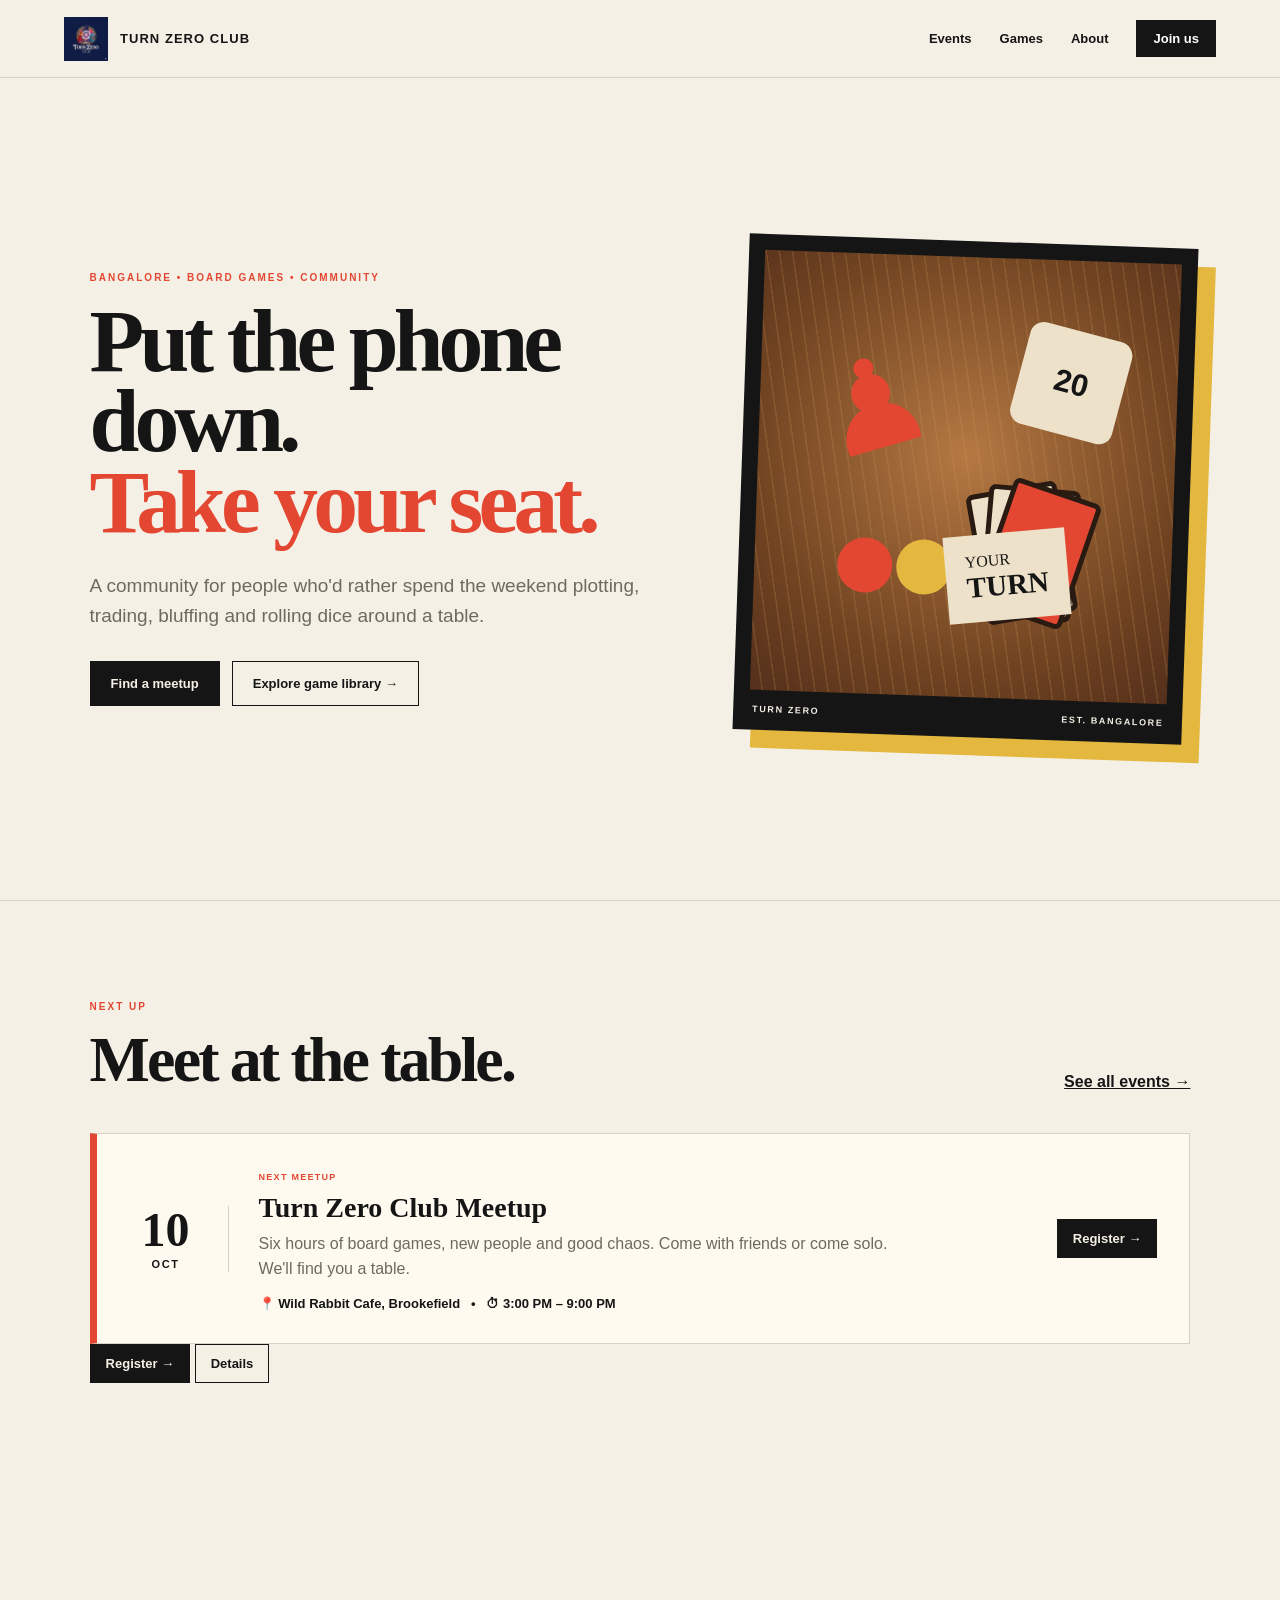
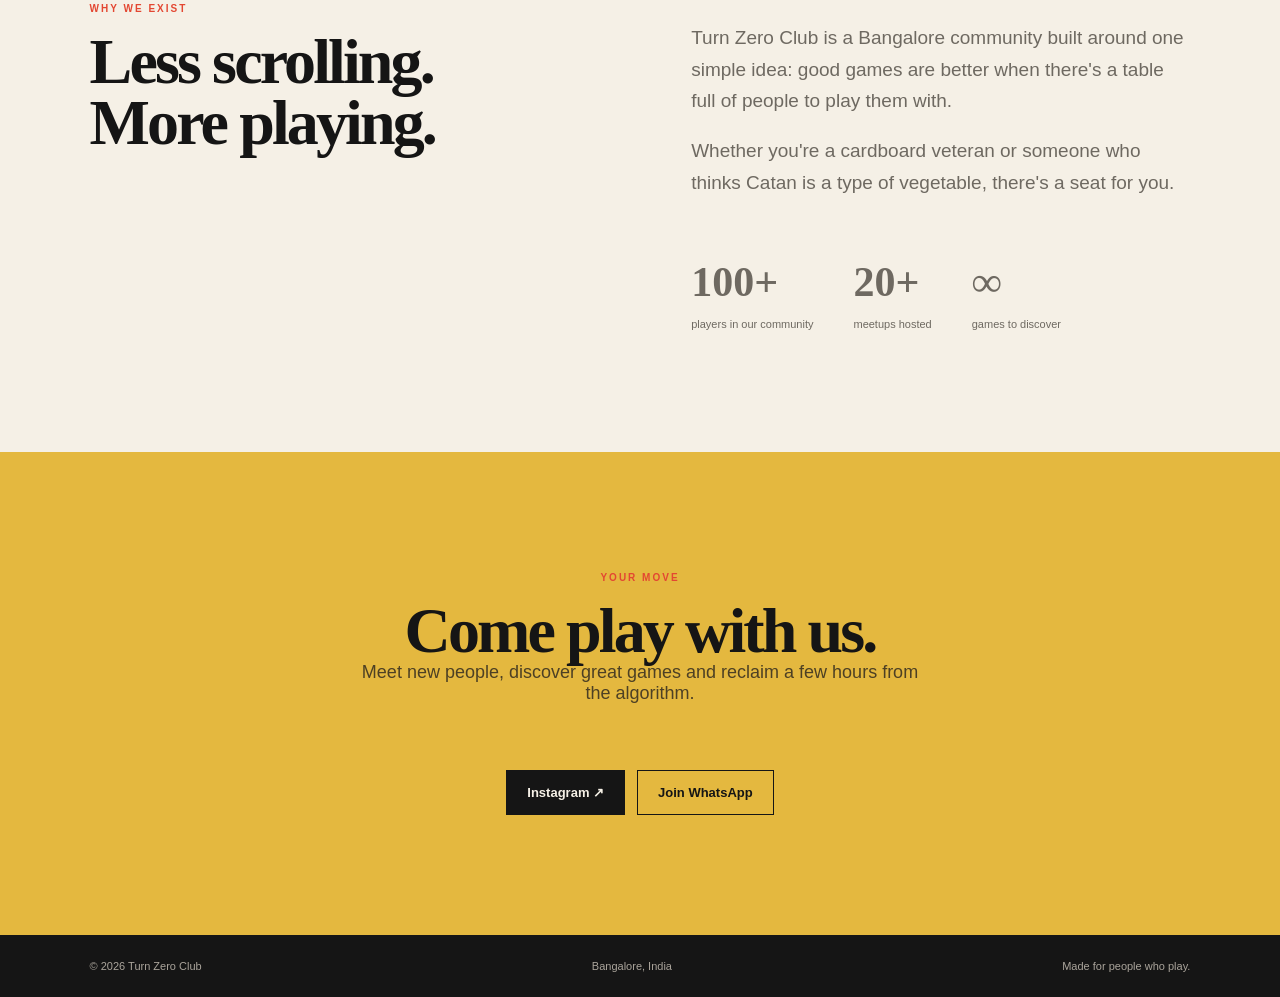
<file: index.html>
<!doctype html>
<html lang="en">
<head>
  <meta charset="utf-8">
  <meta name="viewport" content="width=device-width, initial-scale=1">
  <title>Turn Zero Club | Bangalore Board Game Community</title>
  <meta name="description" content="Turn Zero Club is Bangalore's board game community, hosting regular board game meetups in Whitefield, Brookefield and across Bangalore.">
  <link rel="stylesheet" href="styles.css">
</head>
<body>
<header class="nav">

  <a class="brand" href="#home">
    <div class="logo-box">
      <img src="logo.jpg" alt="Turn Zero Club">
    </div>
    <span>TURN ZERO CLUB</span>
  </a>

  <nav>
    <a href="#events">Events</a>
   <a href="games.html">Games</a>
    <a href="#about">About</a>
    <a class="nav-cta" href="#join">Join us</a>
  </nav>

  <button class="menu" aria-label="Open menu">☰</button>

</header>

<main>
<section id="home" class="hero">
  <div class="hero-copy">
    <p class="eyebrow">BANGALORE • BOARD GAMES • COMMUNITY</p>
    <h1>Put the phone down.<br><em>Take your seat.</em></h1>
    <p class="lead">A community for people who'd rather spend the weekend plotting, trading, bluffing and rolling dice around a table.</p>
    <div class="actions">
      <a class="button primary" href="#events">Find a meetup</a>
      <a class="button secondary" href="games.html">Explore game library →</a>
    </div>
  </div>
  <div class="hero-card">
    <div class="table-top">
      <div class="meeple">♟</div>
      <div class="die">20</div>
      <div class="token token-a"></div><div class="token token-b"></div>
      <div class="card-stack"><span></span><span></span><span></span></div>
      <div class="mini-card">YOUR<br><strong>TURN</strong></div>
    </div>
    <div class="hero-card-caption"><span>TURN ZERO</span><span>EST. BANGALORE</span></div>
  </div>
</section>

<section id="events" class="section">
  <div class="section-head">
    <div><p class="eyebrow">NEXT UP</p><h2>Meet at the table.</h2></div>
    <a href="#join" class="text-link">See all events →</a>
  </div>
  <div class="event-grid">

  <article class="event featured">

    <div class="event-date">
      <strong>10</strong>
      <span>OCT</span>
    </div>

    <div>
      <span class="pill">NEXT MEETUP</span>

      <h3>Turn Zero Club Meetup</h3>

      <p>
        Six hours of board games, new people and good chaos.
        Come with friends or come solo. We'll find you a table.
      </p>

      <div class="meta">
        📍 Wild Rabbit Cafe, Brookefield
        &nbsp; • &nbsp;
        ⏱ 3:00 PM – 9:00 PM
      </div>
    </div>

    <a
      class="button small primary"
      href="https://aavo.app/event/39301"
      target="_blank"
      rel="noopener"
    >
      Register →
    </a>

  </article>

</div>
  </div>

  <a
    class="button small primary"
    href="https://aavo.app/event/39301"
    target="_blank"
    rel="noopener"
  >
    Register →
  </a>
</article>
      <a class="button small secondary" href="#join">Details</a>
    </article>
  </div>
</section>



<section id="about" class="split">
  <div>
    <p class="eyebrow">WHY WE EXIST</p>
    <h2>Less scrolling.<br>More playing.</h2>
    <br> </br>
  </div>
  <div class="about-copy">
    <p>Turn Zero Club is a Bangalore community built around one simple idea: good games are better when there's a table full of people to play them with.</p>
    <p>Whether you're a cardboard veteran or someone who thinks Catan is a type of vegetable, there's a seat for you.</p>
    <div class="stats"><div><strong>100+</strong><span>players in our community</span></div><div><strong>20+</strong><span>meetups hosted</span></div><div><strong>∞</strong><span>games to discover</span></div></div>
  </div>
</section>

<section id="join" class="join">
  <p class="eyebrow">YOUR MOVE</p>
  <h2>Come play with us.</h2>
  <p>Meet new people, discover great games and reclaim a few hours from the algorithm.</p>
  <br> </br>
  <div class="actions">
    <a class="button primary" href="https://instagram.com/turn_zero_club" target="_blank" rel="noopener">Instagram ↗</a>
    <a class="button secondary" href="https://chat.whatsapp.com/LKNLQZz9cGMC7wLoANziaY"; return false;">Join WhatsApp</a>
  </div>
</section>
</main>

<footer><span>© 2026 Turn Zero Club</span><span>Bangalore, India</span><span>Made for people who play.</span></footer>
<script src="script.js"></script>
</body>
</html>
</file>
<file: styles.css>
:root {
  --ink: #151515;
  --paper: #f5f0e6;
  --cream: #fffaf0;
  --red: #e34732;
  --gold: #e4b83f;
  --muted: #6e6961;
  --line: #d8d0c3;
  --navy: #172653;
}

* {
  box-sizing: border-box;
}

html {
  scroll-behavior: smooth;
}

body {
  margin: 0;
  background: var(--paper);
  color: var(--ink);
  font-family: Arial, Helvetica, sans-serif;
}

a {
  color: inherit;
}

.nav {
  height: 78px;
  padding: 0 5vw;
  display: flex;
  align-items: center;
  justify-content: space-between;
  border-bottom: 1px solid var(--line);
  background: rgba(245, 240, 230, 0.96);
  position: sticky;
  top: 0;
  z-index: 100;
}

.brand {
  display: flex;
  align-items: center;
  gap: 12px;
  text-decoration: none;
  font-weight: 900;
  font-size: 13px;
  letter-spacing: .08em;
}

.logo-box {
  width: 44px;
  height: 44px;
  overflow: hidden;
  flex: 0 0 44px;
  background: var(--navy);
}

.logo-box img {
  width: 100%;
  height: 100%;
  display: block;
  object-fit: cover;
}

nav {
  display: flex;
  align-items: center;
  gap: 28px;
}

nav a {
  text-decoration: none;
  font-size: 13px;
  font-weight: 700;
}

.nav-cta {
  padding: 11px 17px;
  background: var(--ink);
  color: white;
}

.menu {
  display: none;
  border: 0;
  background: transparent;
  font-size: 24px;
}

/* HERO */

.hero {
  min-height: calc(100vh - 78px);
  padding: 8vw 7vw;
  display: grid;
  grid-template-columns: 1fr .8fr;
  gap: 7vw;
  align-items: center;
}

.eyebrow {
  margin: 0 0 18px;
  color: var(--red);
  font-size: 10px;
  font-weight: 900;
  letter-spacing: .2em;
}

.hero h1 {
  margin: 0 0 28px;
  max-width: 850px;
  font-family: Georgia, serif;
  font-size: clamp(54px, 7vw, 96px);
  line-height: .9;
  letter-spacing: -.055em;
}

.hero h1 em {
  color: var(--red);
  font-style: normal;
}

.lead {
  max-width: 570px;
  color: var(--muted);
  font-size: 19px;
  line-height: 1.6;
}

.actions {
  display: flex;
  flex-wrap: wrap;
  gap: 12px;
  margin-top: 30px;
}

.button {
  display: inline-block;
  padding: 14px 20px;
  border: 1px solid var(--ink);
  text-decoration: none;
  font-size: 13px;
  font-weight: 800;
  cursor: pointer;
}

.primary {
  background: var(--ink);
  color: var(--paper);
}

.secondary {
  background: transparent;
  color: var(--ink);
}

.small {
  padding: 11px 15px;
}

/* HERO CARD */

.hero-card {
  background: var(--ink);
  padding: 16px;
  box-shadow: 18px 18px 0 var(--gold);
  transform: rotate(2deg);
}

.table-top {
  height: 440px;
  position: relative;
  overflow: hidden;
  background:
    radial-gradient(circle at 50% 45%, #b57943, #724522 65%, #542f1b);
}

.table-top::before {
  content: "";
  position: absolute;
  inset: 0;
  opacity: .2;
  background-image:
    repeating-linear-gradient(
      80deg,
      transparent 0 11px,
      #d69b5a 12px 13px
    );
}

.meeple {
  position: absolute;
  left: 14%;
  top: 18%;
  font-size: 125px;
  color: var(--red);
  transform: rotate(-18deg);
}

.die {
  position: absolute;
  right: 13%;
  top: 16%;
  width: 105px;
  height: 105px;
  display: grid;
  place-items: center;
  background: #eee1c9;
  font-size: 31px;
  font-weight: 900;
  border-radius: 14px;
  transform: rotate(13deg);
}

.token {
  position: absolute;
  width: 55px;
  height: 55px;
  bottom: 23%;
  border-radius: 50%;
}

.token-a {
  left: 20%;
  background: var(--red);
}

.token-b {
  left: 34%;
  background: var(--gold);
}

.card-stack {
  position: absolute;
  right: 22%;
  bottom: 14%;
  width: 105px;
  height: 150px;
}

.card-stack span {
  position: absolute;
  width: 92px;
  height: 132px;
  background: #eee1c9;
  border: 5px solid #2a1b12;
  border-radius: 7px;
}

.card-stack span:nth-child(1) {
  transform: rotate(-12deg);
}

.card-stack span:nth-child(2) {
  transform: rotate(3deg);
  left: 8px;
}

.card-stack span:nth-child(3) {
  transform: rotate(17deg);
  left: 16px;
  background: var(--red);
}

.mini-card {
  position: absolute;
  left: 46%;
  bottom: 18%;
  padding: 18px 20px;
  background: #eee1c9;
  font-family: Georgia, serif;
  transform: rotate(-7deg);
}

.mini-card strong {
  font-size: 29px;
}

.hero-card-caption {
  display: flex;
  justify-content: space-between;
  padding: 14px 3px 0;
  color: var(--paper);
  font-size: 9px;
  font-weight: 800;
  letter-spacing: .18em;
}

/* SECTIONS */

.section {
  padding: 100px 7vw;
  border-top: 1px solid var(--line);
}

.section-head {
  display: flex;
  align-items: end;
  justify-content: space-between;
  gap: 30px;
  margin-bottom: 42px;
}

.section h2,
.split h2,
.join h2 {
  margin: 0;
  font-family: Georgia, serif;
  font-size: clamp(38px, 5vw, 65px);
  line-height: .95;
  letter-spacing: -.045em;
}

.text-link {
  font-weight: 800;
}

/* EVENT */

.event-grid {
  display: grid;
  width: 100%;
}

.event {
  width: 100%;
  display: grid;
  grid-template-columns: 100px minmax(0, 1fr) auto;
  gap: 30px;
  align-items: center;
  padding: 32px;
  background: var(--cream);
  border: 1px solid var(--line);
}

.event.featured {
  border-left: 7px solid var(--red);
}

.event-date {
  padding-right: 25px;
  text-align: center;
  border-right: 1px solid var(--line);
}

.event-date strong {
  display: block;
  font-family: Georgia, serif;
  font-size: 48px;
  line-height: 1;
}

.event-date span {
  font-size: 11px;
  font-weight: 900;
  letter-spacing: .15em;
}

.pill {
  color: var(--red);
  font-size: 9px;
  font-weight: 900;
  letter-spacing: .14em;
}

.event h3 {
  margin: 8px 0;
  font-family: Georgia, serif;
  font-size: 28px;
}

.event p {
  max-width: 650px;
  margin: 0 0 15px;
  color: var(--muted);
  line-height: 1.55;
}

.meta {
  font-size: 13px;
  font-weight: 700;
}

/* GAMES */

.games-section {
  background: var(--ink);
  color: var(--paper);
}

.games-section .section-note {
  color: #aaa49b;
}

.games-section .text-link {
  color: var(--paper);
}

.filters {
  display: flex;
  flex-wrap: wrap;
  gap: 8px;
  margin-bottom: 30px;
}

.filter {
  padding: 9px 14px;
  border: 1px solid #57534d;
  background: transparent;
  color: var(--paper);
  cursor: pointer;
}

.filter.active {
  background: var(--paper);
  color: var(--ink);
}

.game-grid {
  display: grid;
  grid-template-columns: repeat(3, 1fr);
  gap: 16px;
}

.game {
  background: #292724;
}

.game-art {
  height: 240px;
  display: grid;
  place-items: center;
  text-align: center;
  padding: 20px;
  font-family: Georgia, serif;
  font-size: 38px;
  font-weight: 900;
}

.game-info {
  padding: 18px;
}

.game-info h3 {
  margin: 0 0 5px;
}

.game-info p {
  margin: 0;
  color: #aaa49b;
  font-size: 12px;
}

/* ABOUT */

.split {
  padding: 120px 7vw;
  display: grid;
  grid-template-columns: 1fr 1fr;
  gap: 8vw;
}

.about-copy {
  max-width: 650px;
  color: var(--muted);
  font-size: 19px;
  line-height: 1.65;
}

.stats {
  display: flex;
  gap: 40px;
  margin-top: 50px;
}

.stats div {
  display: flex;
  flex-direction: column;
}

.stats strong {
  font-family: Georgia, serif;
  font-size: 42px;
}

.stats span {
  font-size: 11px;
  line-height: 1.3;
}

/* JOIN */

.join {
  padding: 120px 7vw;
  text-align: center;
  background: var(--gold);
}

.join p:not(.eyebrow) {
  max-width: 580px;
  margin: 0 auto;
  color: #4d4024;
  font-size: 18px;
}

.join .actions {
  justify-content: center;
}

/* FOOTER */

footer {
  display: flex;
  justify-content: space-between;
  gap: 20px;
  padding: 25px 7vw;
  background: var(--ink);
  color: #aaa49b;
  font-size: 11px;
}

/* MOBILE */

@media (max-width: 800px) {
  nav {
    display: none;
  }

  .menu {
    display: block;
  }

  .hero {
    grid-template-columns: 1fr;
    padding-top: 70px;
  }

  .hero-card {
    max-width: 600px;
    width: 100%;
    margin: 30px auto 0;
  }

  .event {
    grid-template-columns: 75px minmax(0, 1fr);
  }

  .event .button {
    grid-column: 2;
    justify-self: start;
  }

  .game-grid {
    grid-template-columns: repeat(2, 1fr);
  }

  .split {
    grid-template-columns: 1fr;
  }

  .section-head {
    align-items: flex-start;
    flex-direction: column;
  }
}

@media (max-width: 520px) {
  .hero h1 {
    font-size: 54px;
  }

  .game-grid {
    grid-template-columns: 1fr;
  }

  .event {
    grid-template-columns: 1fr;
  }

  .event-date {
    border-right: 0;
    border-bottom: 1px solid var(--line);
    padding: 0 0 15px;
    text-align: left;
  }

  .stats {
    gap: 18px;
  }

  .stats strong {
    font-size: 32px;
  }

  footer {
    flex-direction: column;
  }
}
</file>
